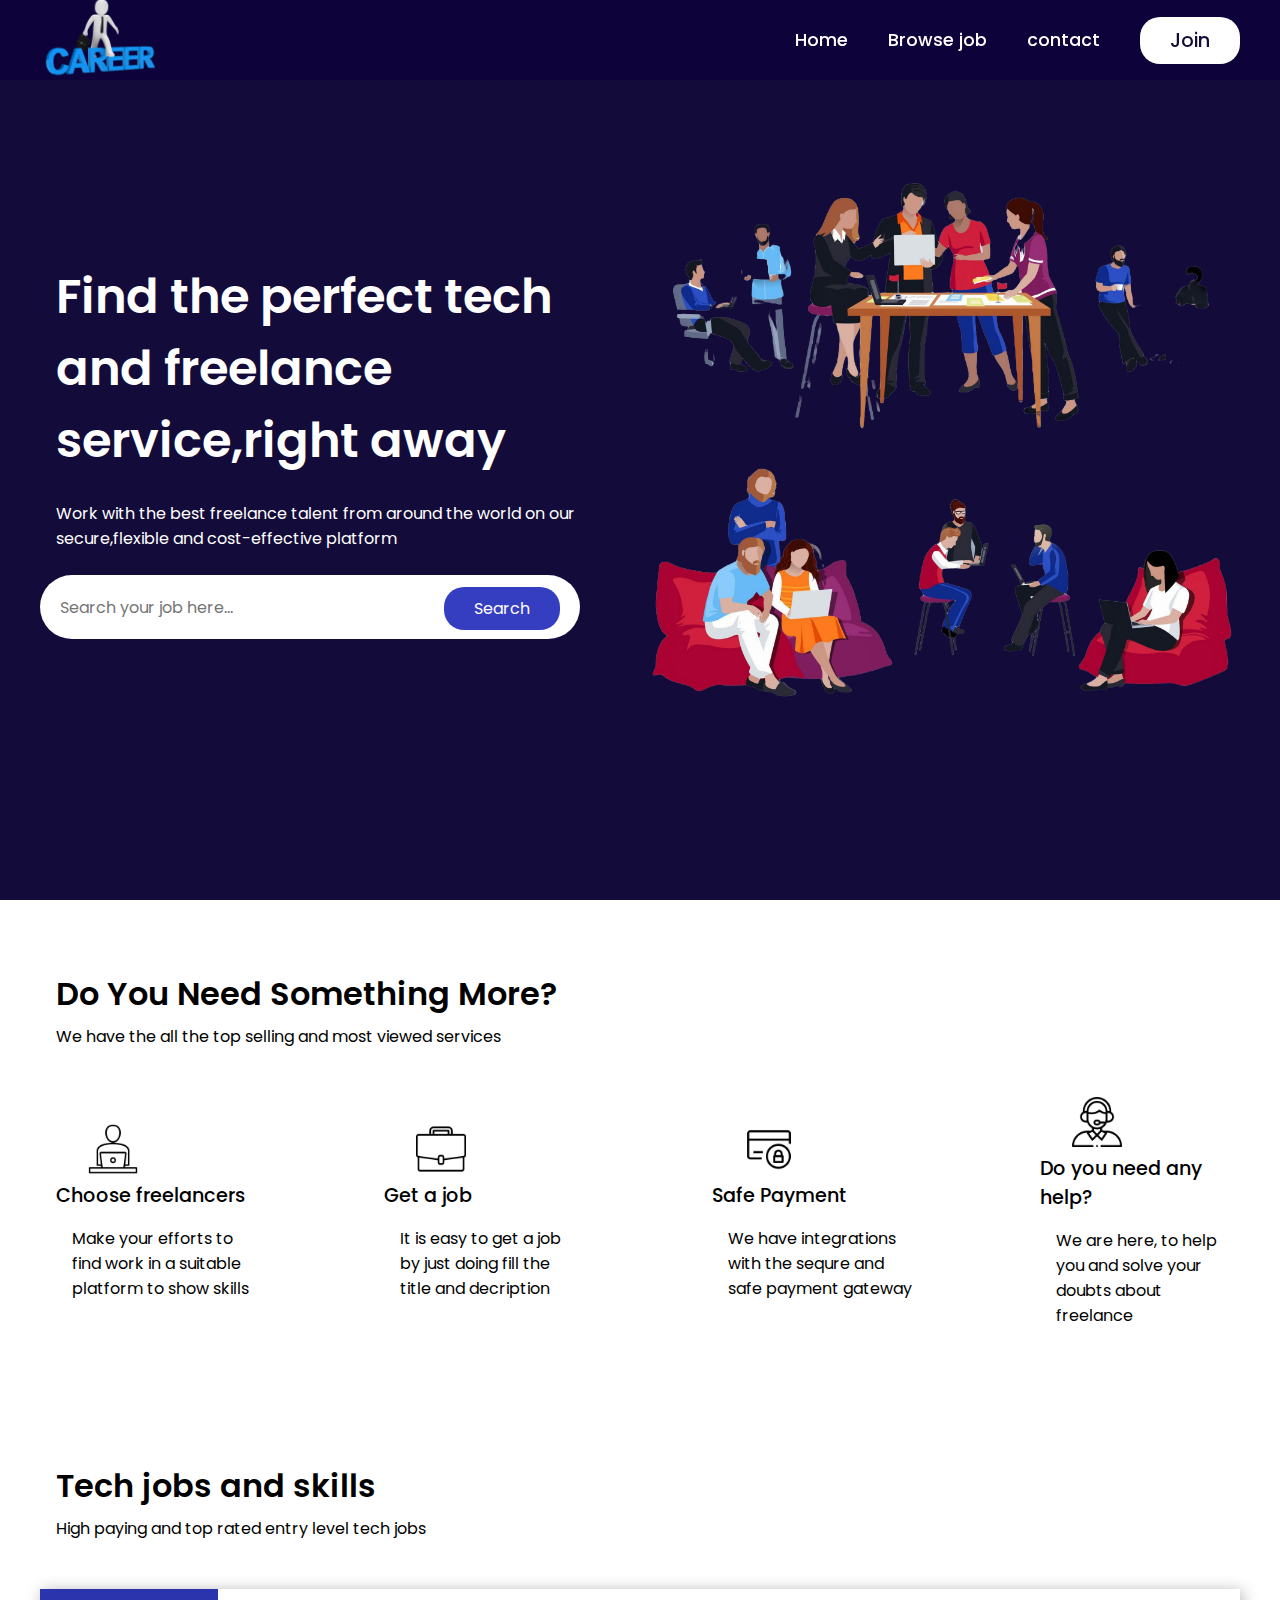
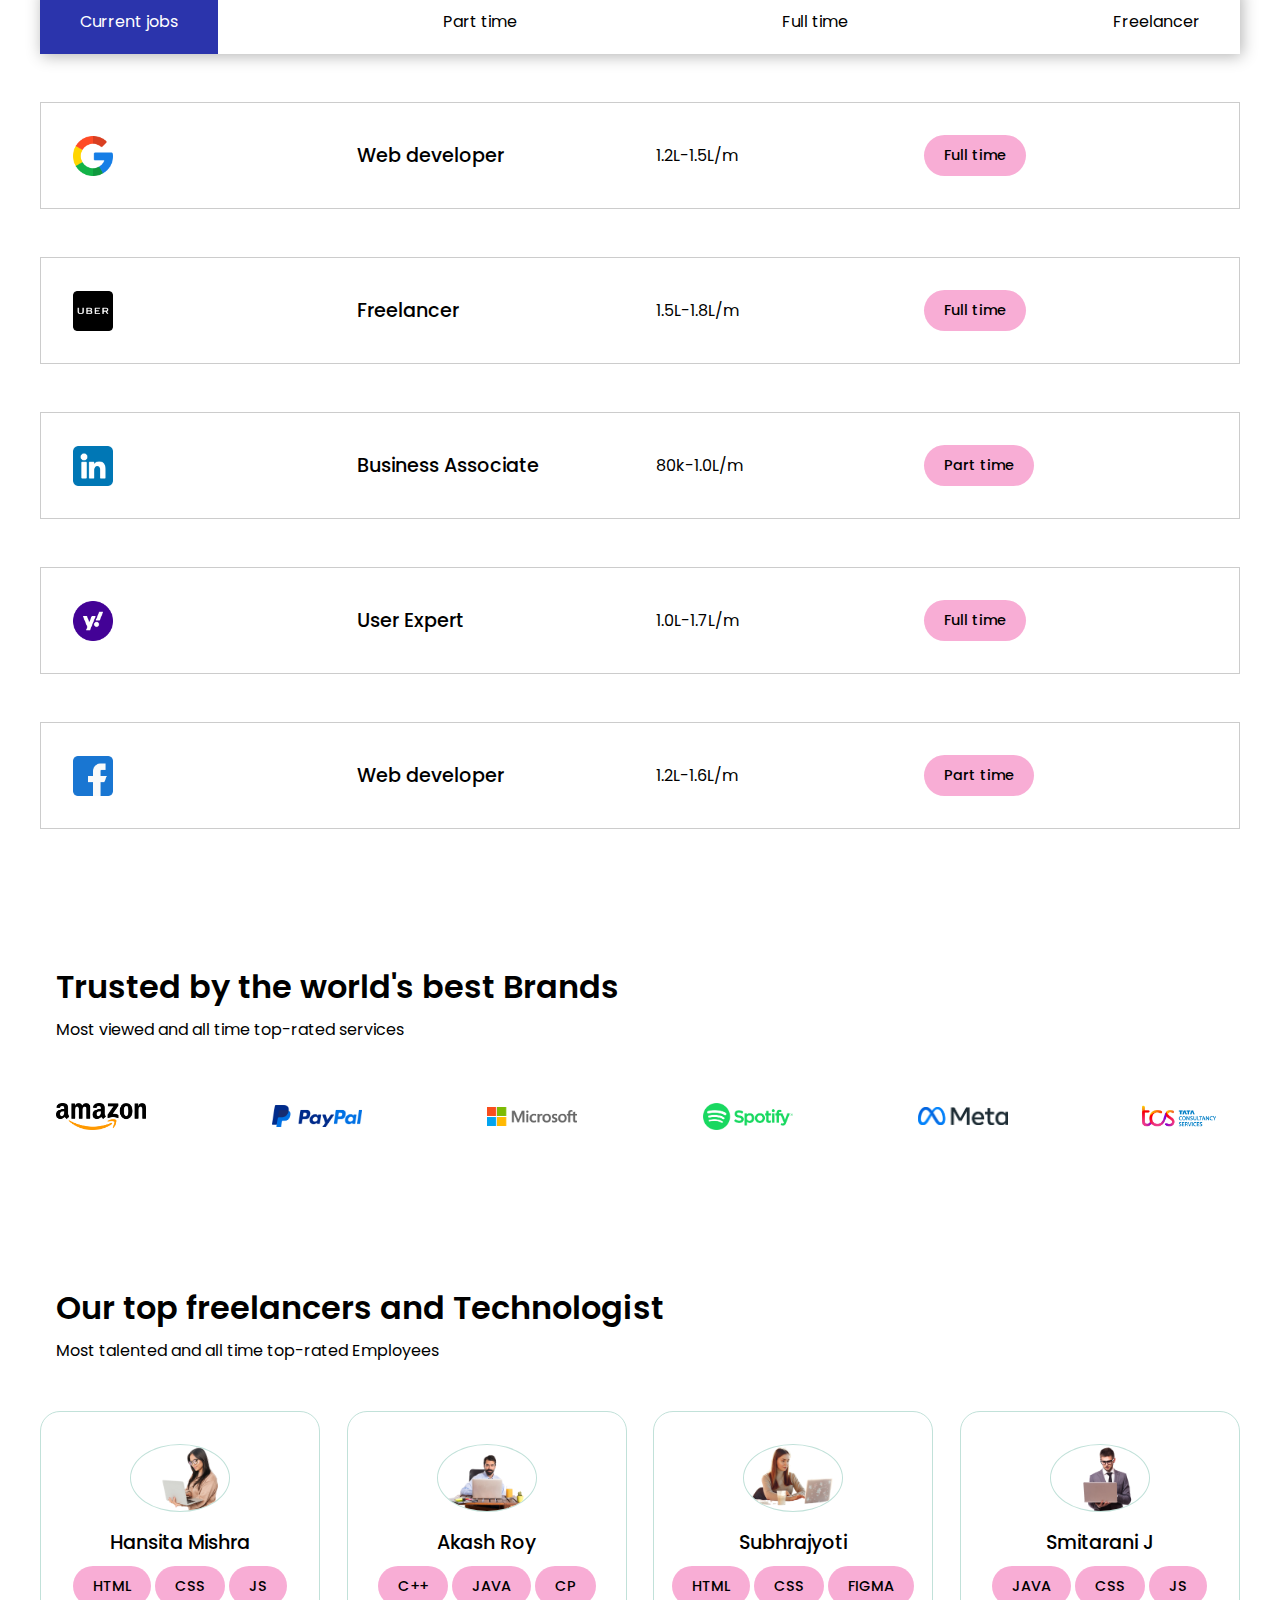
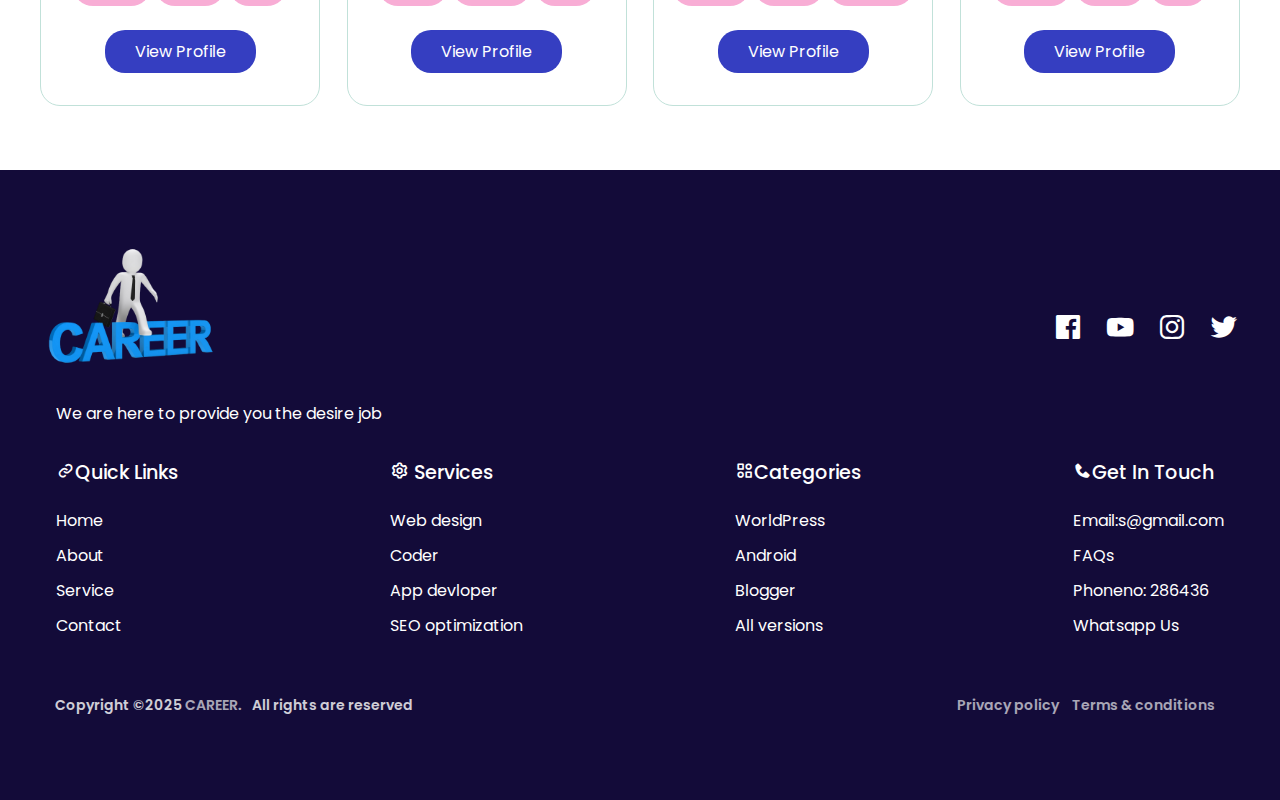
<file: index.html>
<!DOCTYPE html>
<html lang="en">

<head>
  <meta charset="UTF-8">
  <meta name="viewport" content="width=device-width, initial-scale=1.0">
  <title>JSTACK - Search Jobs</title>
  <link rel="stylesheet" href="style.css">
  <link href='https://unpkg.com/boxicons@2.1.4/css/boxicons.min.css' rel='stylesheet'>

</head>

<body>

  <!-- Header  Section-->
  <header>
    <div id="navbar" class="obj-width">
      <a href="index.html"><img class="logo" src="logo3.png" alt=""></a>
      <!-- <h1>FINDER</h1> -->
      <ul id="menu">
        <li><a href="index.html">Home</a></li>
        <li><a href="browsejob.html">Browse job</a></li>
        <li><a href="contact.html">contact</a></li>
        <button id="w-btn">Join</button>
      </ul>
      <i id="bar" class='bx bx-menu'></i>
    </div>
  </header>

  <!-- Hero  Section-->
  <section class="hero">
    <div class="hero-box obj-width">
      <div class="h-left">
        <h1>Find the perfect tech and freelance service,right away</h1>
        <p>Work with the best freelance talent from around the world on our secure,flexible and cost-effective platform
        </p>
        <div class="search">
          <input type="text" placeholder="Search your job here...">
          <a id="g-btn" href="#">Search</a>
        </div>
      </div>


      <div class="h-right">
        <img src="herosection2 - Copy.png" alt="">
      </div>
    </div>
  </section>

  <!-- Features  Section-->
  <section class="features sec-space obj-width">
    <h2>Do You Need Something More?</h2>
    <p>We have the all the top selling and most viewed services</p>
    <div class="fe-box">
      <div>
        <img src="fe 2.png" alt="">
        <h3>Choose freelancers</h3>
        <p>Make your efforts to find work in a suitable platform to show skills</p>
      </div>

      <div>
        <img src="fe 1.png" alt="">
        <h3>Get a job</h3>
        <P>It is easy to get a job by just doing fill the title and decription</P>
      </div>

      <div>
        <img src="fe 3.png" alt="">
        <h3>Safe Payment</h3>
        <p>We have integrations with the sequre and safe payment gateway</p>
      </div>

      <div>

        <img src="fe 4.png" alt="">
        <h3>Do you need any help?</h3>
        <p>We are here, to help you and solve your doubts about freelance</p>
      </div>


    </div>
  </section>

  <!-- Job Listing  Section-->
  <section class="jobs sec-space obj-width ">
    <h2>Tech jobs and skills</h2>
    <p>High paying and top rated entry level tech jobs</p>

    <ul class="job-id">
      <li data-target="all" class="active">Current jobs</li>
      <li data-target="partTime">Part time</li>
      <li data-target="fulltime">Full time</li>
      <li data-target="freelancer">Freelancer</li>
    </ul>

    <div class="jobs-container">

      <li data-item="fulltime" class="jList">
        <img src="google.png" alt="">
        <h3>Web developer</h3>
        <p>1.2L-1.5L/m</p>
        <span id="key">Full time</span>
      </li>

      <li data-item="freelancer" class="jList">
        <img src="uber.png" alt="">
        <h3>Freelancer</h3>
        <p>1.5L-1.8L/m</p>
        <span id="key">Full time</span>
      </li>

      <li data-item="partTime" class="jList">
        <img src="linkedin.png" alt="">
        <h3>Business Associate</h3>
        <p>80k-1.0L/m</p>
        <span id="key">Part time</span>
      </li>

      <li data-item="fulltime" class="jList">
        <img src="yahoo.png" alt="">
        <h3>User Expert</h3>
        <p>1.0L-1.7L/m</p>
        <span id="key">Full time</span>
      </li>

      <li data-item="partTime" class="jList">
        <img src="facebook.png" alt="">
        <h3>Web developer</h3>
        <p>1.2L-1.6L/m</p>
        <span id="key">Part time</span>
      </li>
    </div>
  </section>

  <!-- Brand  Section-->
  <section class="trust sec-space obj-width">
    <h2>Trusted by the world's best Brands</h2>
    <p>Most viewed and all time top-rated services</p>

    <div class="t-box">
      <img src="amazon2.png" alt="">
      <img src="paypal.png" alt="">
      <img src="microsoft2.png" alt="">
      <img src="spotify.png" alt="">
      <img src="meta.png" alt="">
      <img src="tcs.png" alt="">
    </div>
  </section>

  <!-- Team  Section-->
  <section class="team sec-space obj-width">
    <h2>Our top freelancers and Technologist</h2>
    <p>Most talented and all time top-rated Employees</p>

    <div class="team-container">
      <div class="fL-box">
        <img src="picture1.png" alt="">
        <h3>Hansita Mishra</h3>
        <div class="skills">
          <span id="key">HTML</span>
          <span id="key">CSS</span>
          <span id="key">JS</span>
        </div>
        <a href="#" id="g-btn">View Profile</a>
      </div>

      <div class="fL-box">
        <img src="picture2.png" alt="">
        <h3>Akash Roy</h3>
        <div class="skills">
          <span id="key">C++</span>
          <span id="key">JAVA</span>
          <span id="key">CP</span>
        </div>
        <a href="#" id="g-btn">View Profile</a>
      </div>


      <div class="fL-box">
        <img src="picture5.png" alt="">
        <h3>Subhrajyoti</h3>
        <div class="skills">
          <span id="key">HTML</span>
          <span id="key">CSS</span>
          <span id="key">FIGMA</span>
        </div>
        <a href="#" id="g-btn">View Profile</a>
      </div>

      <div class="fL-box">
        <img src="picture3.png" alt="">
        <h3>Smitarani J</h>
        </h3>
        <div class="skills">
          <span id="key">JAVA</span>
          <span id="key">CSS</span>
          <span id="key">JS</span>
        </div>
        <a href="#" id="g-btn">View Profile</a>
      </div>
    </div>

  </section>

  <!-- Footer  Section-->

  <footer class="footer">
    <div class="obj-width">
      <div class="top">
        <div>
          <img class="logo" src="logo3.png" alt="">
          <p>We are here to provide you the desire job</p>
        </div>
        <div>
          <a href="https://www.google.co.in/"><i class='bx bxl-facebook-square'></i></a>
          <a href="https://www.google.co.in/"><i class='bx bxl-youtube'></i></a>
          <a href="https://www.google.co.in/"><i class='bx bxl-instagram'></i></a>
          <a href="https://www.google.co.in/"><i class='bx bxl-twitter'></i></a>
        </div>
      </div>

      <div class="bottom">
        <div>
          <h3><i class='bx bx-link'></i>Quick Links</h3>
          <a href="#">Home</a>
          <a href="#">About</a>
          <a href="#">Service</a>
          <a href="#">Contact</a>
        </div>

        <div>
          <h3 ><i class='bx bx-cog' ></i> Services</h3>
          <a href="#">Web design</a>
          <a href="#">Coder</a>
          <a href="#">App devloper</a>
          <a href="#">SEO optimization</a>
        </div>

        <div>
          <h3><i class='bx bx-category-alt'></i>Categories</h3>
          <a href="#">WorldPress</a>
          <a href="#">Android</a>
          <a href="#">Blogger</a>
          <a href="#">All versions</a>
        </div>

        <div>
          <h3><i class='bx bxs-phone' ></i>Get In Touch</h3>
          <a href="#">Email:s@gmail.com</a>
          <a href="#">FAQs</a>
          <a href="#">Phoneno: 286436</a>
          <a href="#">Whatsapp Us</a>
        </div>

      </div>
    </div>
        <div class="bottom-details">
      <div class="bottom_text">
        <span class="copyright_text">Copyright &#169;2025 <a href="#">CAREER.</a>All rights are reserved</span>
        <span class="policy_terms">
          <a href="#">Privacy policy</a>
          <a href="#">Terms & conditions</a>
        </span>
      </div>
    </div>
  </footer>

  <script src="script.js"></script>
  <script src="toggle.js"></script>
</body>

</html>
</file>
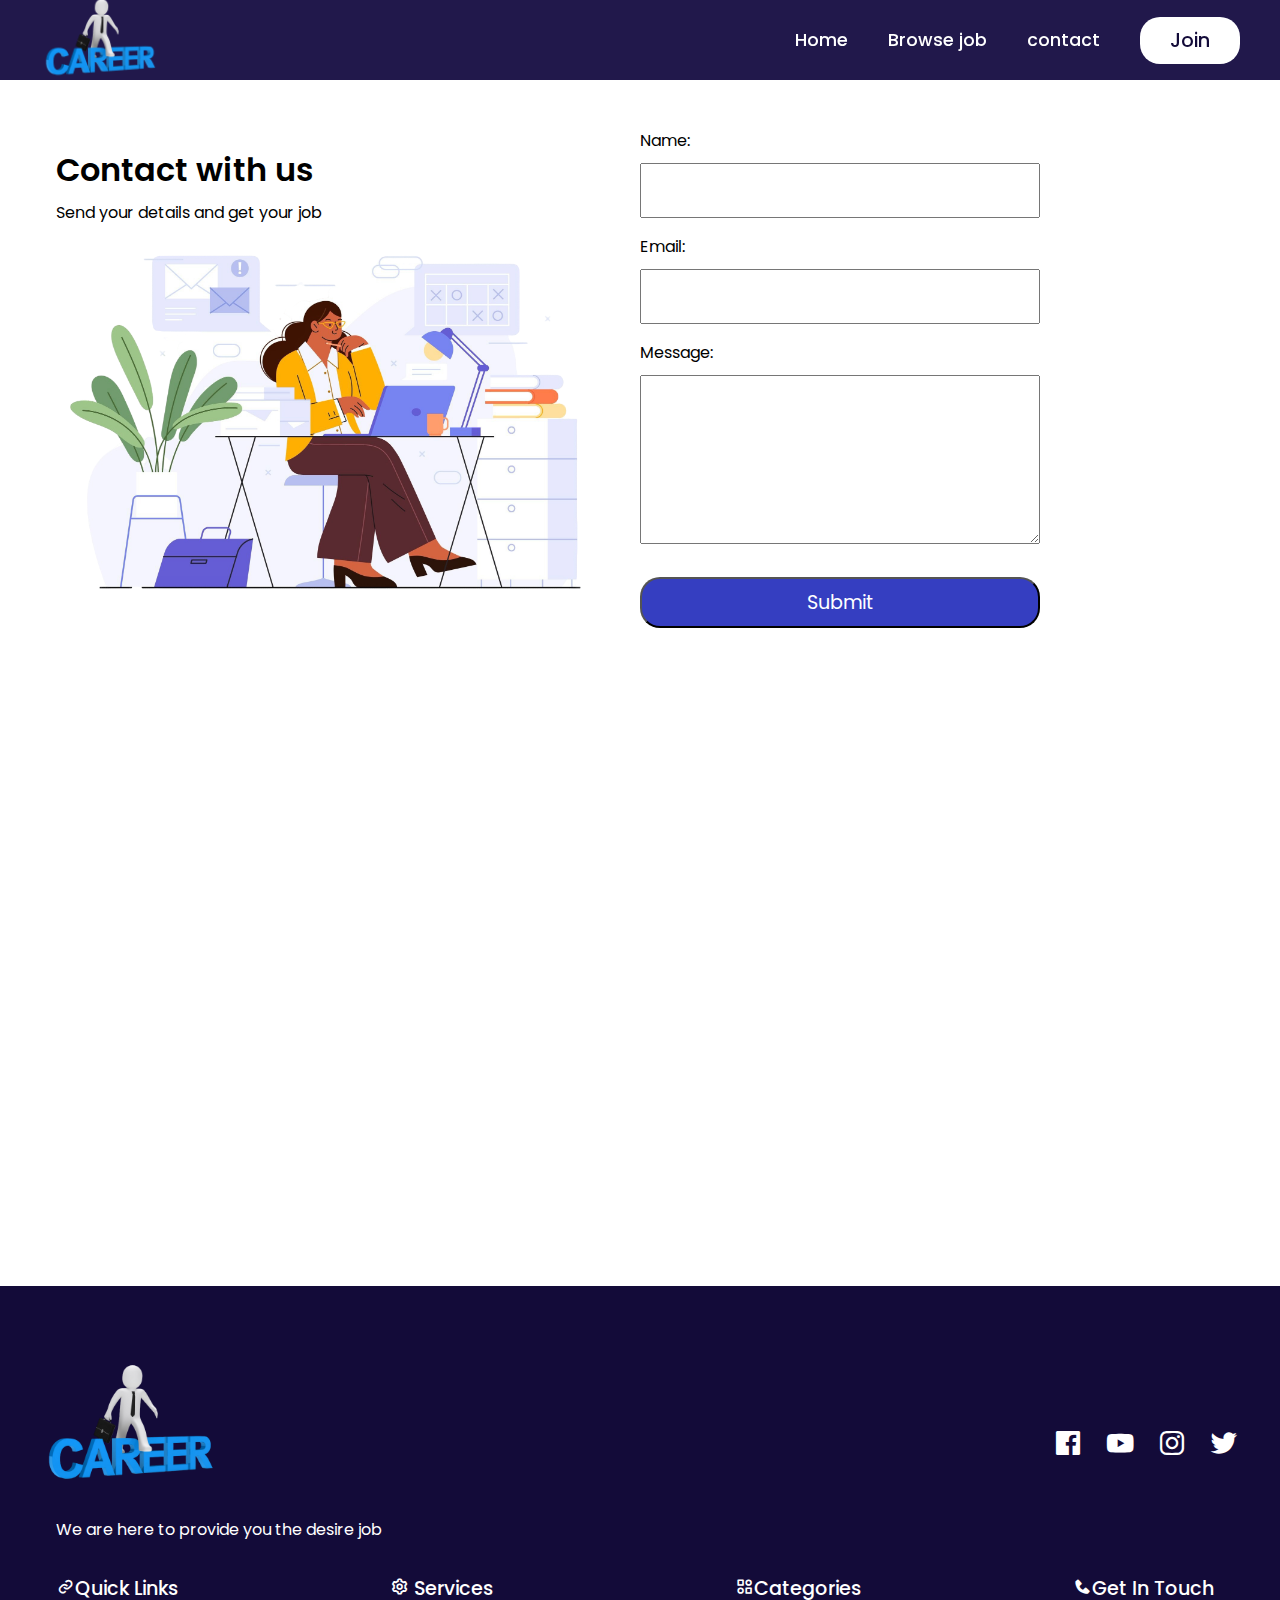
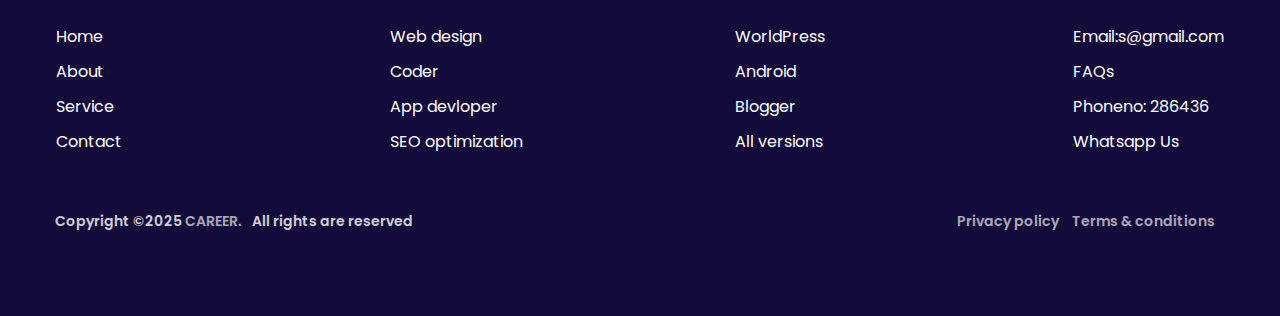
<file: contact.html>
<!DOCTYPE html>
<html lang="en">

<head>
  <meta charset="UTF-8">
  <meta name="viewport" content="width=device-width, initial-scale=1.0">
  <title>JSTACK - Search Jobs</title>
  <link rel="stylesheet" href="style.css">
  <link href='https://unpkg.com/boxicons@2.1.4/css/boxicons.min.css' rel='stylesheet'>

</head>

<body>

  <!-- Header  Section-->
  <header>
    <div id="navbar" class="obj-width">
      <a href="index.html"><img class="logo" src="logo3.png" alt=""></a>
      <!-- <h1>FINDER</h1> -->
      <ul id="menu">
        <li><a href="index.html">Home</a></li>
        <li><a href="browsejob.html">Browse job</a></li>
        <li><a href="contact.html">contact</a></li>
        <button id="w-btn">Join</button>
      </ul>
      <i id="bar" class='bx bx-menu'></i>
    </div>
  </header>


  <!-- contact sction -->
   <section class="contact obj-width sec-space extra-space">
    <div class="contact-img">
        <h2>Contact with us</h2>
        <p>Send your details and get your job</p>
        <img src="contact1.png" alt="">
    </div>

    <form id="contact-form" action="">
        <label for="name">Name:</label>
        <input type="text" name="name" id="name" autocomplete="off" required/>

        <label for="email">Email:</label>
        <input type="text" name="email" id="email" autocomplete="off" required/>

        <label for="message">Message:</label>
        <textarea type="text" name="message" id="name" rows="5" required></textarea>

        <input type="submit" id="g-btn" value="Submit" />


    </form>
   </section>

   <section class="contact obj-width sec-space">
    <iframe src="https://www.google.com/maps/embed?pb=!1m18!1m12!1m3!1d3692.6580075931824!2d84.89836787506789!3d22.253050979720655!2m3!1f0!2f0!3f0!3m2!1i1024!2i768!4f13.1!3m3!1m2!1s0x3a201f72bbd561c3%3A0xab5c70e76a7b5a!2sNational%20Institute%20of%20Technology%2C%20Rourkela!5e0!3m2!1sen!2sin!4v1736569544429!5m2!1sen!2sin" width="100%" height="450" style="border:0;" allowfullscreen="" loading="lazy" referrerpolicy="no-referrer-when-downgrade"></iframe>
   </section>
    <!-- Footer  Section-->

    <footer class="footer">
        <div class="obj-width">
          <div class="top">
            <div>
              <img class="logo" src="logo3.png" alt="">
              <p>We are here to provide you the desire job</p>
            </div>
            <div>
              <a href="https://www.google.co.in/"><i class='bx bxl-facebook-square'></i></a>
              <a href="https://www.google.co.in/"><i class='bx bxl-youtube'></i></a>
              <a href="https://www.google.co.in/"><i class='bx bxl-instagram'></i></a>
              <a href="https://www.google.co.in/"><i class='bx bxl-twitter'></i></a>
            </div>
          </div>
    
          <div class="bottom">
            <div>
              <h3><i class='bx bx-link'></i>Quick Links</h3>
              <a href="#">Home</a>
              <a href="#">About</a>
              <a href="#">Service</a>
              <a href="#">Contact</a>
            </div>
    
            <div>
              <h3 ><i class='bx bx-cog' ></i> Services</h3>
              <a href="#">Web design</a>
              <a href="#">Coder</a>
              <a href="#">App devloper</a>
              <a href="#">SEO optimization</a>
            </div>
    
            <div>
              <h3><i class='bx bx-category-alt'></i>Categories</h3>
              <a href="#">WorldPress</a>
              <a href="#">Android</a>
              <a href="#">Blogger</a>
              <a href="#">All versions</a>
            </div>
    
            <div>
              <h3><i class='bx bxs-phone' ></i>Get In Touch</h3>
              <a href="#">Email:s@gmail.com</a>
              <a href="#">FAQs</a>
              <a href="#">Phoneno: 286436</a>
              <a href="#">Whatsapp Us</a>
            </div>
    
          </div>
        </div>
          <div class="bottom-details">
      <div class="bottom_text">
        <span class="copyright_text">Copyright &#169;2025 <a href="#">CAREER.</a>All rights are reserved</span>
        <span class="policy_terms">
          <a href="#">Privacy policy</a>
          <a href="#">Terms & conditions</a>
        </span>
      </div>
    </div>
      </footer>
    
      <script src="script.js"></script>
      <script src="toggle.js"></script>
    </body>
    
    </html>
</file>
<file: style.css>
@import url("https://fonts.googleapis.com/css2?family=Poppins:wght@100;200;300;400;500;600;700;800&display=swap");

* {
  margin: 0;
  padding: 0;
  box-sizing: border-box;
  font-family: "Poppins", sans-serif;
}

body {
  position: relative;
}

/* Global CSS */
p{
  margin-left: 1rem;
}
h1 {
  font-size: 3rem;
  font-weight: 600;
  margin-left:1rem;
}

h2 {
  font-size: 2rem;
  font-weight: 600;
  line-height: 60px;
  margin-left: 1rem;
}
h3 {
  font-size: 1.2rem;
  padding-bottom: 1rem;
  font-weight: 500;
  
}
#w-btn{
  margin-left: 40px;
  background-color: white;
  color:#130b39;
  padding: 9px 30px;
  border-radius: 20px;font-size: 1.2rem;
  font-weight: 500;
  box-shadow: none;
  border: none;
}
#g-btn{
  text-decoration: none;
  background-color: #0f1ab6d7;
  color: white;
  padding: 9px 30px;
  border-radius: 20px;
  cursor: pointer;

}
.sec-space {
  padding: 4rem 0;

}
.extra-space {
  padding-top: 8rem;
}
.obj-width {
  max-width: 1200px;
  margin: auto;
}
/* nav bar */
header{
  background-color:#0d033bea;
  position: fixed;
  top: 0;
  right:0;
  width: 100%;
  z-index: 999;
}

#navbar{
display: flex;
justify-content: space-between;
align-items: center;
height: 80px;
}

#navbar .logo{
  width: 120px;
}

#menu{
  display: flex;
  justify-content: flex-end;
  align-items: center;
  list-style: none;
}
#menu li a{
  color: white;
  text-decoration: none;
  margin-left: 40px;
  font-size: 1.1rem;
  font-weight: 500;
}

#bar{
  color: white;
  display: none;
}

#key{
  font-size: 0.9rem;
  font-weight: 500;
  background-color: rgba(246, 143, 198, 0.734);
  padding: 10px 20px;
  border-radius: 30px;
}
/* hero section */
.hero{
  background-color: #130b39;
}

.hero-box{
 display: flex;
 justify-content: space-between;
 height: 100vh;
 align-items: center;
}

.h-left{
  width: 45%;
  color: white;
}

.h-left p{
  padding: 1.5rem 0;
}

.search{
  position: relative;
}
.search input{
  width: 100%;
  height: 4rem;
  padding: 0 20px;
  border-radius: 35px;
  font-size: 1rem;
  outline: none;
  border:none;
}

.search a{
  position: absolute;
  top:12px;
  right: 20px;
}
.h-right{
  width:50%;
}

.h-right img{
  width: 100%;
  object-fit: cover;
}
 
.features p{
  margin-left: 1rem;
}
.features .fe-box{
display: flex;
justify-content: space-between;
align-items: center;
flex-wrap: wrap;
}

.features .fe-box div{
  width: 200px;
  margin-left: 1rem;
}
.features .fe-box img{
width: 50px;
margin-top: 3rem;
margin-left: 2rem;

}

.jobs .job-id{
  margin-top: 3rem;
  display: flex;
  justify-content: space-between;
  align-items: center;
  list-style: none;
  box-shadow: 2px 2px 15px rgba(0,0,0,0.3);
}

.jobs .job-id li{
  padding: 20px 40px;
  cursor: pointer;
  color: black;
}

.jobs .job-id li.active{
  background-color: #040e9dd7;
  color: white;
}

.jobs .jList{
  margin-top: 3rem;
  display: grid;
  grid-template-columns: repeat(4,1fr);
  border: 1px solid #ccc;
  align-items: center;
  justify-items: start;
  cursor: pointer;
  color: black;
  padding: 2rem 2rem;
}

.jobs .jList:hover{
  background-color: rgba(240, 238, 235, 0.967);
}

.jobs .jList.delete{
  display: none;
}
.jobs .jList img{
  width: 40px;

}

.jobs .jList h3{
  padding-bottom: 0;

}
.trust .t-box{
  display: flex;
  align-items: center;
  flex-wrap: wrap;
  justify-content: space-between;
  padding-top: 2.5rem;
  margin-left: 1rem;
}
.t-box img{

  width: 90px;
  object-fit: cover;
  margin: 1rem 1rem 1rem 0;
}

.team-container{
  display: flex;
  justify-content: space-between;
  align-items: center;
  flex-wrap: wrap;
}

.team-container .fL-box{
  border: 1px solid #c1e1d9;
  width: 280px;
  padding: 2rem 0;
 border-radius: 20px;
 margin-top: 3rem;
 display: flex;
 flex-direction: column;
 justify-content: center;
 align-items: center;
}
.team-container img{
  margin-bottom: 1rem;
  border: 1px solid #c1e1d9;
 width: 100px;
 border-radius: 50%;
}

.skills{
  padding-bottom: 2rem;
}

/* footer part */

footer{
  background-color:#130b39;
  color: white;
  padding: 4rem 0;
}

.top{
  display: flex;
  align-items: center;
  text-align: start;
  justify-content: space-between;
  flex-wrap: wrap;
}
.top img{

  width: 180px;
  margin-bottom: 1rem;
}

.top i{
color: white;
font-size: 2rem;
margin-left: 1rem;
}

.bottom{
  margin-left: 1rem;
  margin-right: 1rem;
  padding-top: 2rem;
  text-align: start;
  display: flex;
  justify-content: space-between;
  flex-wrap: wrap;
}

.bottom div{
  display: flex;
  flex-direction: column;
}

.bottom a{
  text-decoration: none;
  color: white;
  line-height: 35px;
}

footer .bottom-details{
  width: 100%;
  background-color:#130b39;
  margin-top: 2rem;
}

footer .bottom-details .bottom_text{
  max-width: 1250px;
  margin: auto;
  padding: 20px 40px;
  display: flex;
  justify-content: space-between;
}

.bottom-details .bottom_text span, .bottom-details .bottom_text a{
  font-size: 14px;
  font-weight: 600;
  color: white;
  opacity: 0.8;
  text-decoration: none;
}
.bottom-details .bottom_text a:hover{
  opacity: 1;
  text-decoration: underline;
}

.bottom-details .bottom_text a{
  margin-right: 10px;
}

/* browes jobs */
.jobs form{
  margin-top: 2rem;
  width: 100%;
  border: 1px solid #040e9dd7;
  border-radius: 10px;
  display: flex;
  justify-content: space-between;
  align-items: center;
}

.jobs form i{
  padding-left: 1rem;
  font-size: 1.2rem;
  font-weight: bold;
}

.jobs form input{
  width: 100%;
  border: none;
  outline: none;
  padding: 1rem 0.7rem ;
  font-size: medium;
}



/* contact page */
.contact{
  display: flex;
  align-items: center;
}

.contact-img{
 width: 50%;
}

.contact-img img{
  width: 100%;
  height: 100%;
  object-fit: cover;
}

.contact form{
  max-width: 400px;
}

.contact input, .contact textarea{
  width: 100%;
  margin: 0.6rem 0 1rem 0;
  border-radius: 1px solid #0d033bea;
  padding: 0.7rem 0.5rem;
  font-size: 1.2rem;
}
@media(max-width:1200px){
  .obj-width {
    width: 95%;
  }
}

@media(max-width:699px){
  #menu{
  background-color: white;
    display: block;
    width: 280px;
    height: auto;
    position: absolute;
    top:80px;
   right:-100%;
   padding: 30px 0;
   box-shadow: 0px 2px 10px rgba(0,0,0,0.3);
   border-radius: 15px;
   opacity: 0;
   transition:all 0.3s ease;
  }

  #menu.active{
   right: 10px;
   opacity: 1;
  }

#menu li{
  padding: 1rem;
}
  #menu li a{
color: #130b39;
  }
  #bar{
    display: block;
    font-size: 1.9rem;
    cursor: pointer;
  }

  #w-btn{
    margin: 20px 0 0 50px;
    color: white;
    background-color: #0f0b39d7;
    
  }

  .hero-box{
    flex-direction: column-reverse;
    justify-content: center;
    height: auto;
    align-items: start;
    padding: 8rem 0;;
  }

  .h-left{
    width: 100%;
  }

  .h-right{
    display: none;
  }

  .features .fe-box div{
    width: 40%;
  }

.jobs .job-id{
  position: relative;
  width: 100%;
  overflow-x: scroll;
  -ms-overflow-style: none;
  scrollbar-width: none;
}

.jobs .job-id li{
  padding: 20px 30px;
  text-wrap: nowrap;
}

.jobs-container{
  margin-top: 2rem;
  display: flex;
  justify-content: space-between;
  flex-wrap: wrap;
}
.jobs .jList{
  width: 49%;
  margin-top: 1rem;
  grid-template-columns: repeat(1,1fr);
  grid-gap:15px;
  border: 1px solid #ccc;
  align-items: center;
  justify-items: start;
  cursor: pointer;
  color: black;
  padding: 2rem 1rem;
  justify-items: center;
  text-align: center;
}

.jobs .jList p{
  margin-left: 0;
}

.team-container .fL-box{
  width: 48%;
  text-align: center;
  border-radius: 1rem;
  margin-top: 1rem;
}

.skills{
  padding-bottom: 1rem;
}

/* footer */

.top i{
  margin: 1rem 1rem 0 1rem;
  
}
.bottom div{
  width: 50%;
  margin-bottom:50px;
  text-align: center;
}

/* contact page */
.contact{
  display: flex;
  flex-direction: column;
  align-items: flex-start;
}
.contact-img{
  width: 100%;
}
.contact-img img{
  width: 80%;
  height: auto;
}
  .bottom-details .bottom_text span, .bottom-details .bottom_text a{
  font-size: 12px;
  display: block;
}
}
</file>
